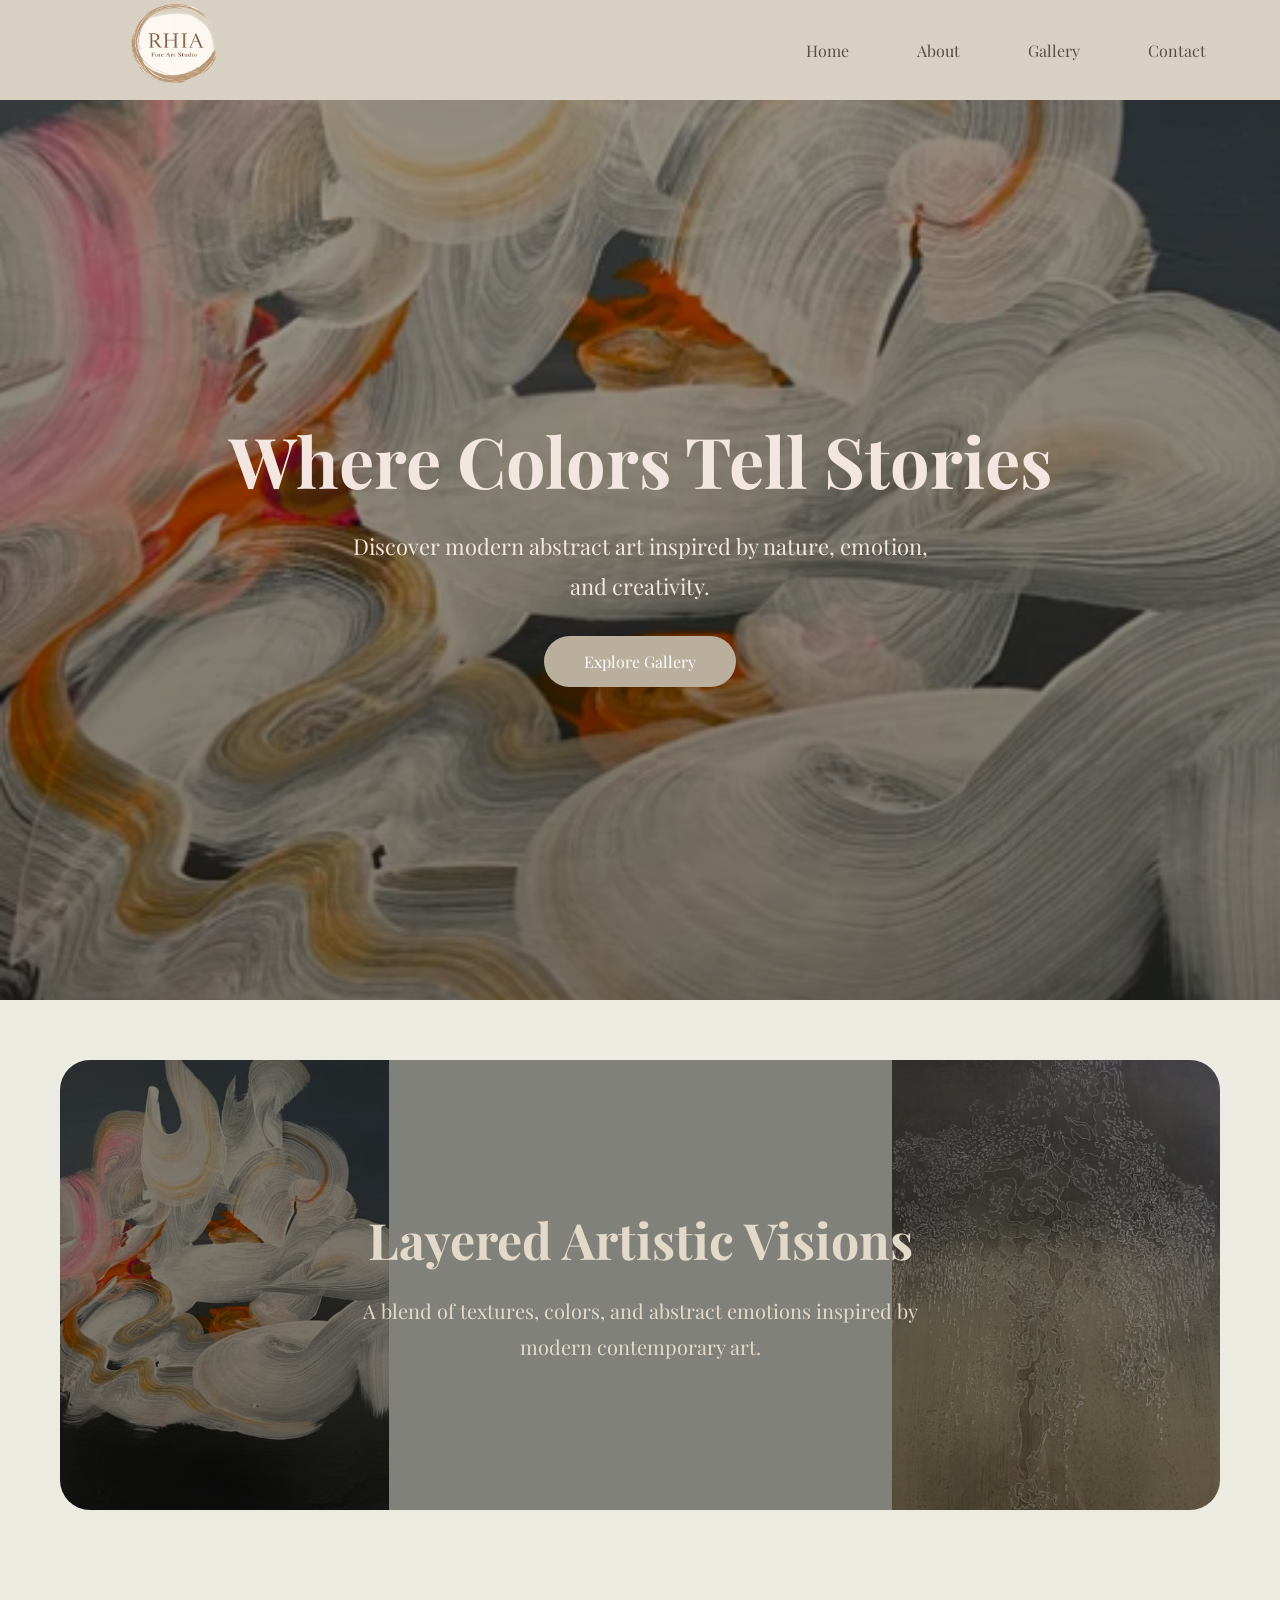
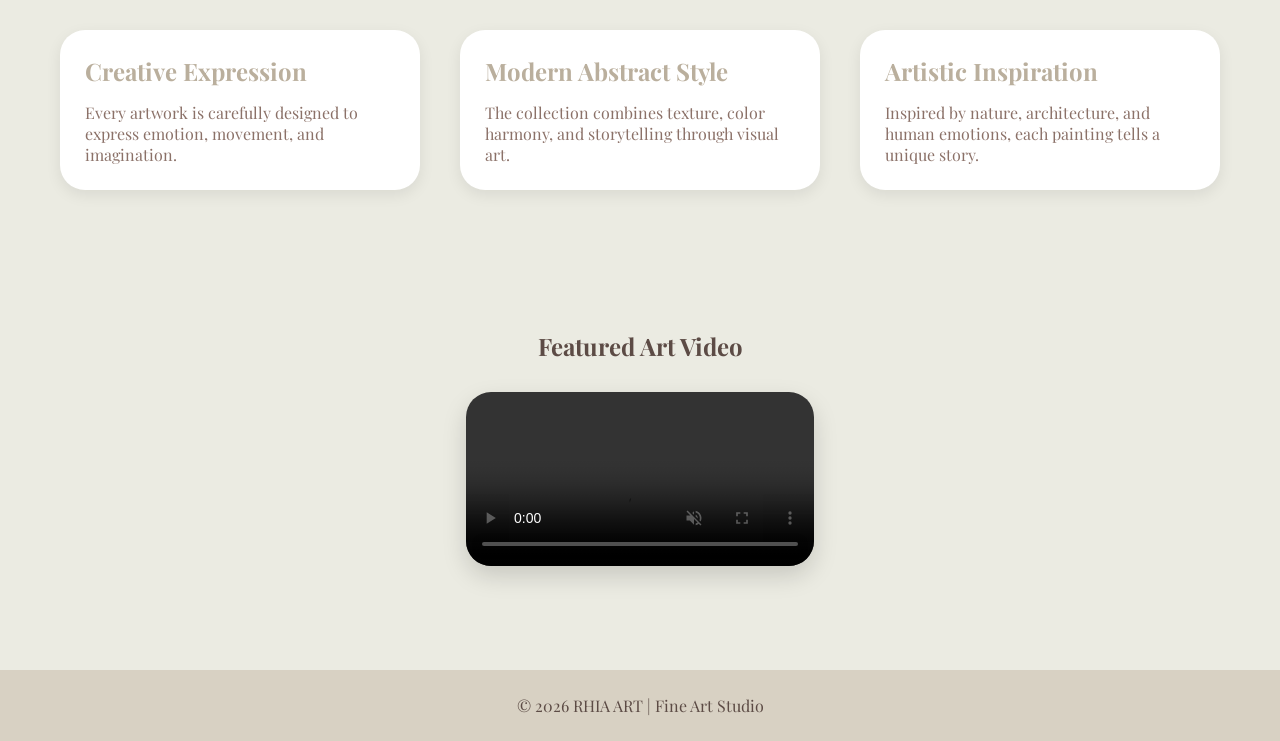
<file: index.html>
<!DOCTYPE html>
<html lang="en">

<head>
    <meta charset="UTF-8">
    <meta name="viewport" content="width=device-width, initial-scale=1.0">

    <title>RHIA ART</title>

    <link rel="stylesheet" href="style.css">

    <link href="https://fonts.googleapis.com/css2?family=Playfair+Display:wght@400;700&display=swap" rel="stylesheet">
</head>

<body>

    <header>
        <nav>

            <div class="logo">


                <img src="images/logo.png" alt="RHIA ART Logo">


            </div>

            <ul>

                <li><a href="index.html">Home</a></li>

                <li><a href="about.html">About</a></li>

                <li><a href="gallery.html">Gallery</a></li>

                <li><a href="contact.html">Contact</a></li>

            </ul>

        </nav>
    </header>

    <section class="hero">

        <div class="overlay">

            <h1>Where Colors Tell Stories</h1>

            <p>
                Discover modern abstract art inspired by nature,
                emotion, and creativity.
            </p>

            <a href="gallery.html" class="btn">
                Explore Gallery
            </a>

        </div>

    </section>
    <section class="multi-bg">

        <div class="multi-overlay">

            <h2>Layered Artistic Visions</h2>

            <p>
                A blend of textures, colors, and abstract emotions
                inspired by modern contemporary art.
            </p>

        </div>

    </section>
    <section class="columns">

        <div>
            <h2>Creative Expression</h2>

            <p>
                Every artwork is carefully designed to express emotion,
                movement, and imagination.
            </p>
        </div>

        <div>
            <h2>Modern Abstract Style</h2>

            <p>
                The collection combines texture, color harmony,
                and storytelling through visual art.
            </p>
        </div>

        <div>
            <h2>Artistic Inspiration</h2>

            <p>
                Inspired by nature, architecture, and human emotions,
                each painting tells a unique story.
            </p>
        </div>

    </section>

    <section class="video-section">

        <h2>Featured Art Video</h2>

        <video controls autoplay muted loop>

            <source src="video/video.mp4" type="video/mp4">

        </video>

    </section>

    <footer>

        <p>
            © 2026 RHIA ART | Fine Art Studio
        </p>

    </footer>

    <script src="script.js"></script>

</body>

</html>
</file>
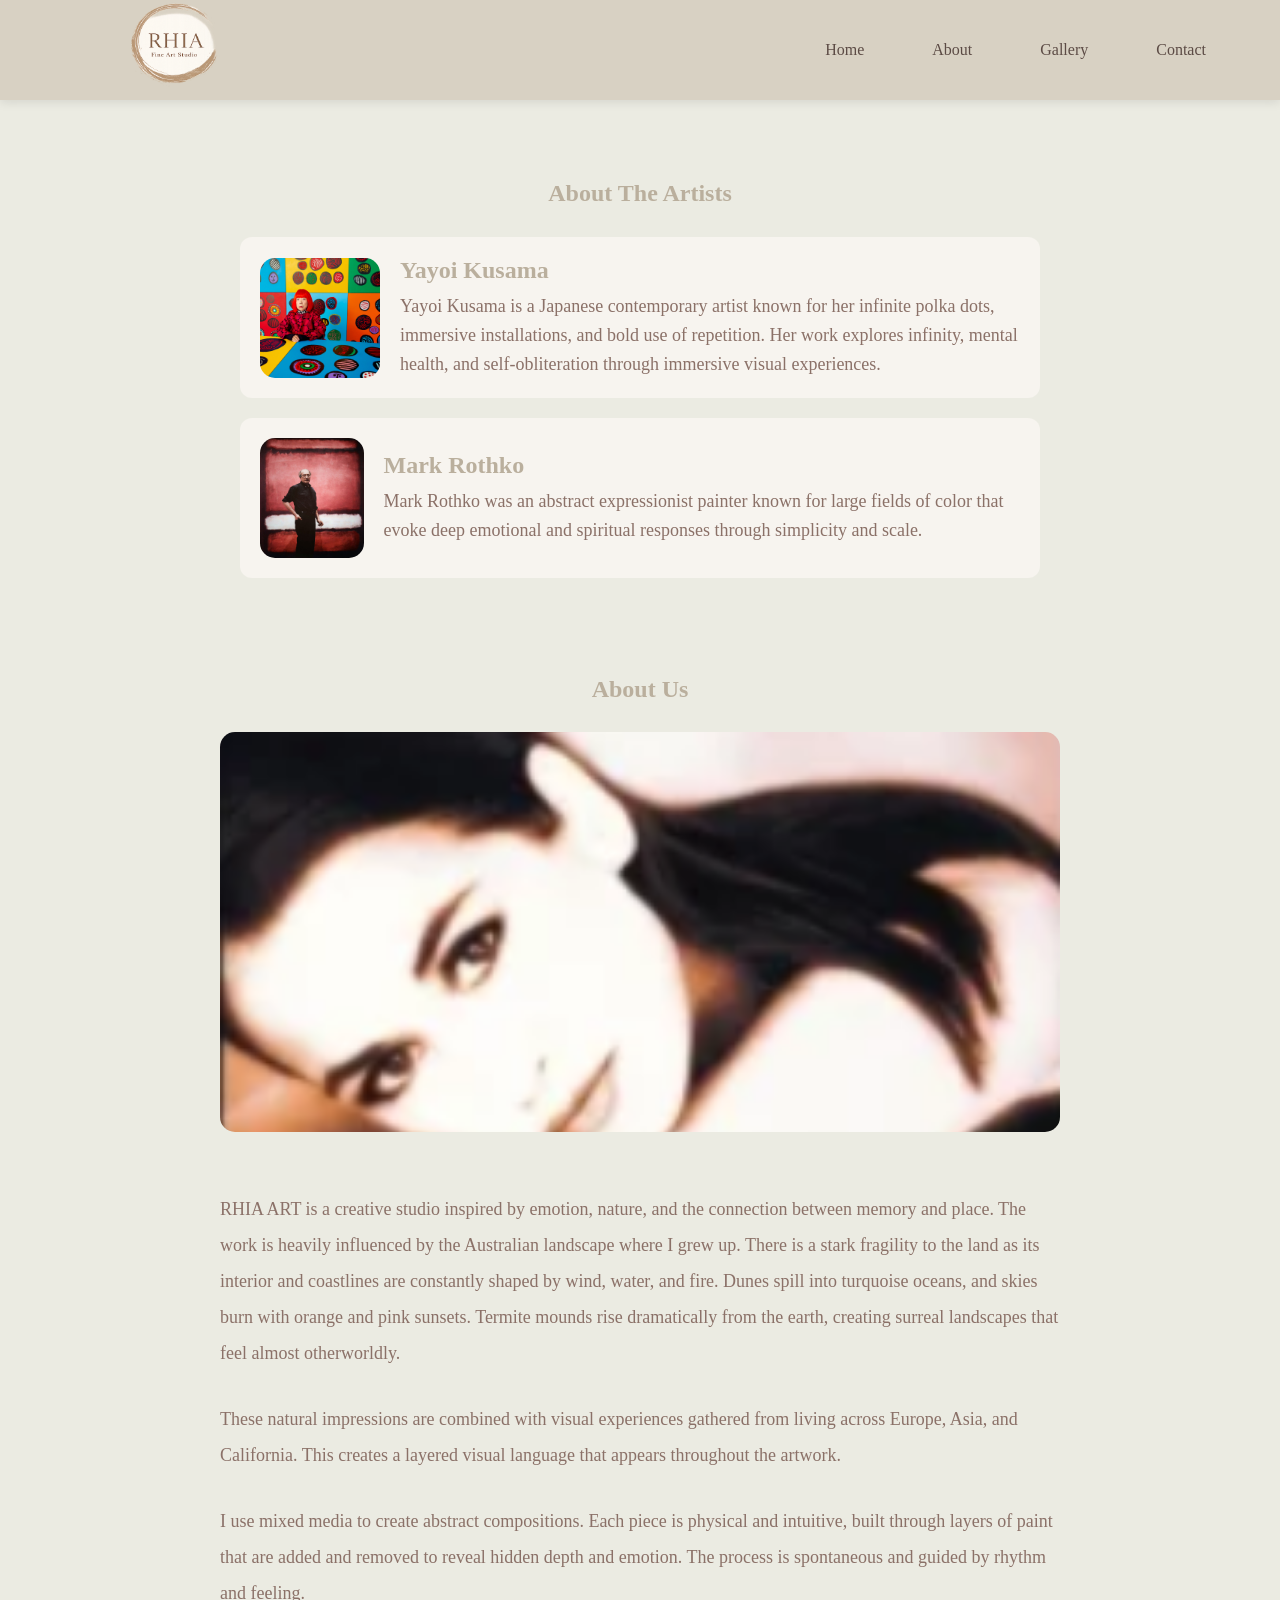
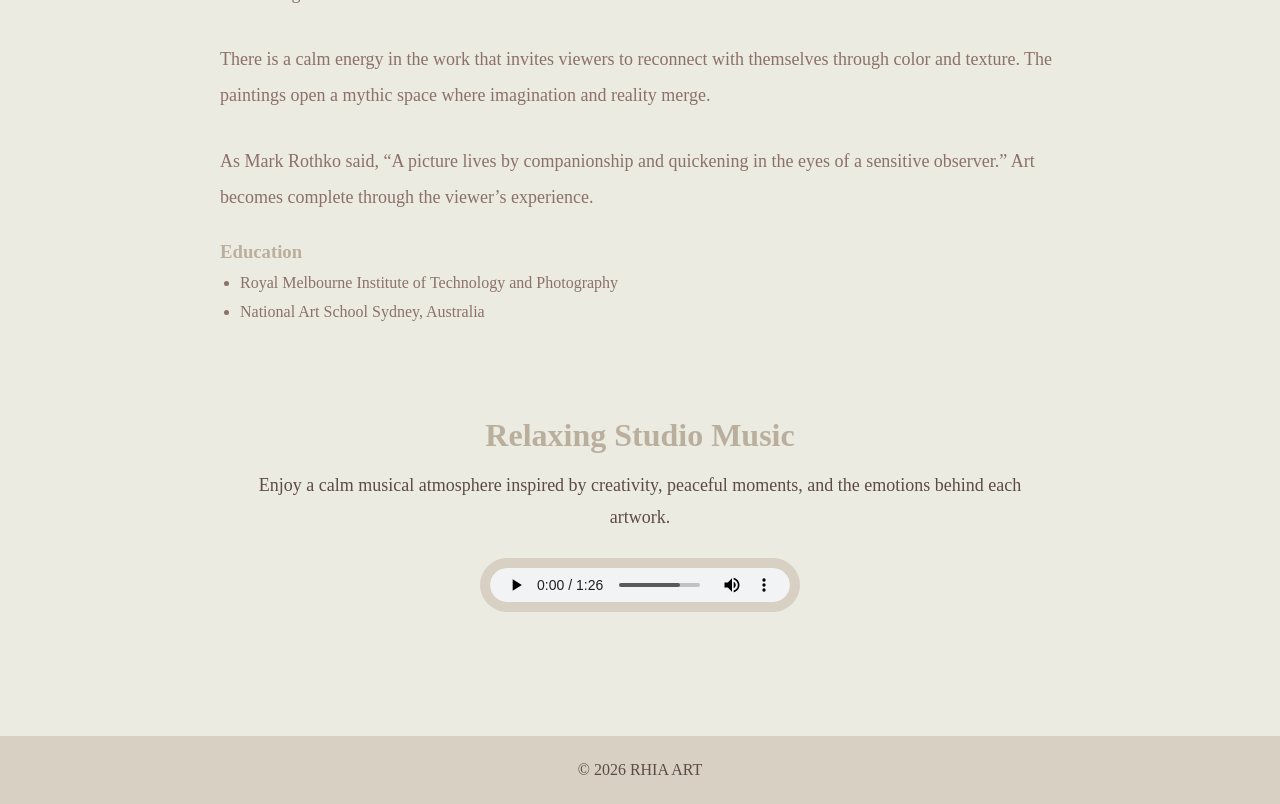
<file: about.html>
<!DOCTYPE html>
<html lang="en">

<head>
    <meta charset="UTF-8">
    <meta name="viewport" content="width=device-width, initial-scale=1.0">
    <title>About RHIA ART</title>
    <link rel="stylesheet" href="style.css">
</head>

<body>

    <header>
        <nav>
            <div class="logo">
                <img src="images/logo.png" alt="RHIA ART Logo">
            </div>

            <ul>
                <li><a href="index.html">Home</a></li>
                <li><a href="about.html">About</a></li>
                <li><a href="gallery.html">Gallery</a></li>
                <li><a href="contact.html">Contact</a></li>
            </ul>
        </nav>
    </header>

    <section class="about-section">

        <h1>About The Artists</h1>

        <!-- ARTIST 1 -->
        <div class="artist">
            <img src="images/artist_1.jpg" class="artist-img" alt="Yayoi Kusama">

            <div class="artist-text">
                <h2>Yayoi Kusama</h2>
                <p>
                    Yayoi Kusama is a Japanese contemporary artist known for her infinite polka dots,
                    immersive installations, and bold use of repetition. Her work explores infinity,
                    mental health, and self-obliteration through immersive visual experiences.
                </p>
            </div>
        </div>

        <!-- ARTIST 2 -->
        <div class="artist">
            <img src="images/artist_2.jpg" class="artist-img" alt="Mark Rothko">

            <div class="artist-text">
                <h2>Mark Rothko</h2>
                <p>
                    Mark Rothko was an abstract expressionist painter known for large fields of color
                    that evoke deep emotional and spiritual responses through simplicity and scale.
                </p>
            </div>
        </div>

        <!-- ABOUT US SECTION -->
        <div class="about-us">

            <h2>About Us</h2>

            <img src="images/about_us.png" alt="About Us Image" class="about-us-img">

            <p>
                RHIA ART is a creative studio inspired by emotion, nature, and the connection between memory and place.
                The work is heavily influenced by the Australian landscape where I grew up. There is a stark fragility
                to the land as its interior and coastlines are constantly shaped by wind, water, and fire.
                Dunes spill into turquoise oceans, and skies burn with orange and pink sunsets. Termite mounds rise
                dramatically from the earth, creating surreal landscapes that feel almost otherworldly.
            </p>

            <p>
                These natural impressions are combined with visual experiences gathered from living across Europe, Asia,
                and California. This creates a layered visual language that appears throughout the artwork.
            </p>

            <p>
                I use mixed media to create abstract compositions. Each piece is physical and intuitive, built through
                layers of paint that are added and removed to reveal hidden depth and emotion. The process is
                spontaneous and guided by rhythm and feeling.
            </p>

            <p>
                There is a calm energy in the work that invites viewers to reconnect with themselves through color and
                texture.
                The paintings open a mythic space where imagination and reality merge.
            </p>

            <p>
                As Mark Rothko said, “A picture lives by companionship and quickening in the eyes of a sensitive
                observer.”
                Art becomes complete through the viewer’s experience.
            </p>

            <h3>Education</h3>
            <ul>
                <li>Royal Melbourne Institute of Technology and Photography</li>
                <li>National Art School Sydney, Australia</li>
            </ul>

        </div>
        <div class="audio-section">

            <h3>Relaxing Studio Music</h3>

            <p>
                Enjoy a calm musical atmosphere inspired by creativity,
                peaceful moments, and the emotions behind each artwork.
            </p>

            <audio controls>
                <source src="audio/audio.mp3" type="audio/mpeg">
            </audio>

        </div>

    </section>

    <footer>
        <p>© 2026 RHIA ART</p>
    </footer>

</body>

</html>
</file>
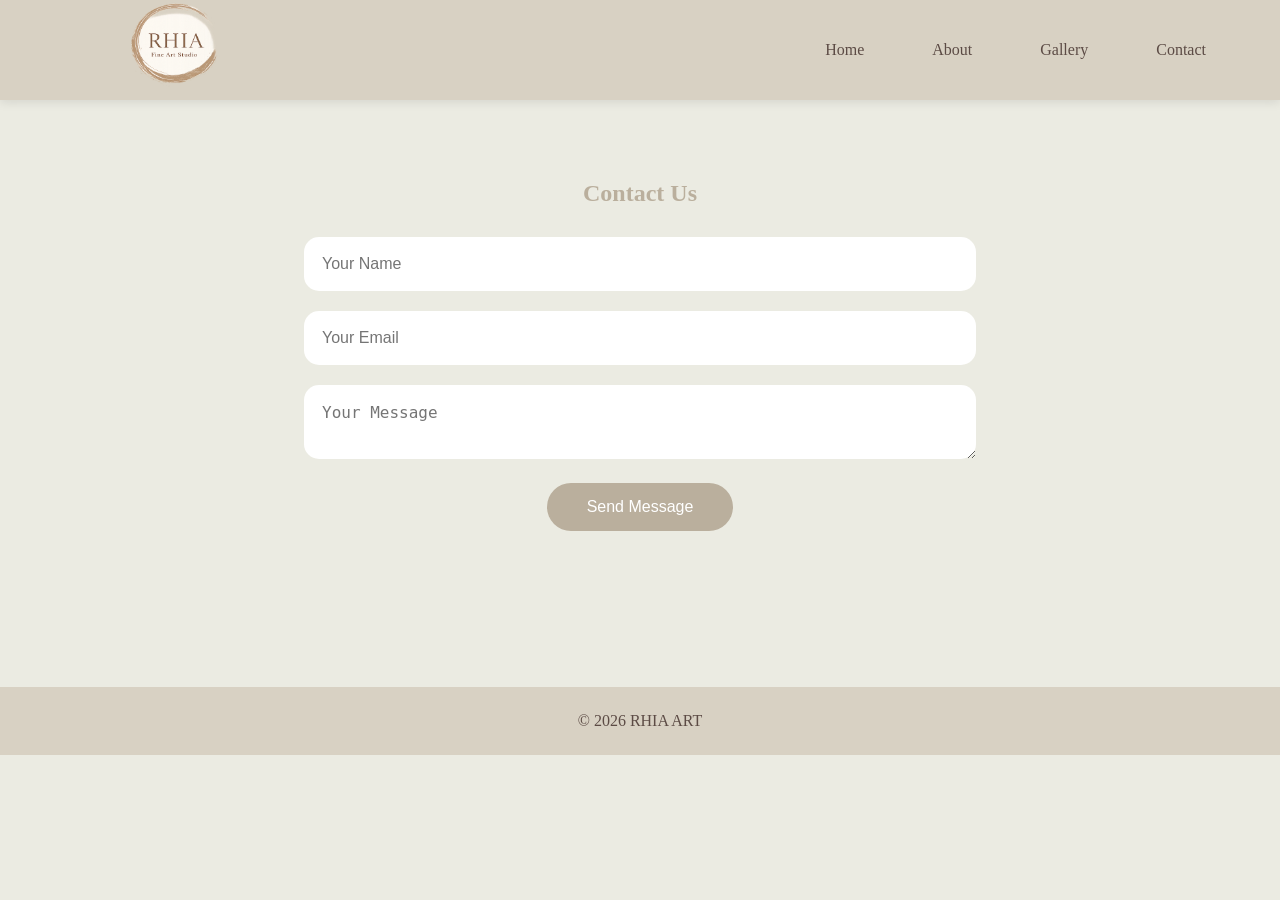
<file: contact.html>
<!DOCTYPE html>
<html lang="en">

<head>

    <meta charset="UTF-8">

    <meta name="viewport" content="width=device-width, initial-scale=1.0">

    <title>Contact</title>

    <link rel="stylesheet" href="style.css">

</head>

<body>

    <header>

        <nav>

            <div class="logo">


                <img src="images/logo.png" alt="RHIA ART Logo">


            </div>


            <ul>

                <li><a href="index.html">Home</a></li>

                <li><a href="about.html">About</a></li>

                <li><a href="gallery.html">Gallery</a></li>

                <li><a href="contact.html">Contact</a></li>

            </ul>

        </nav>

    </header>

    <section class="contact-section">

        <h1>Contact Us</h1>
        <form name="contactForm" onsubmit="return validateForm()">

            <input type="text" name="name" placeholder="Your Name">

            <input type="email" name="email" placeholder="Your Email">

            <textarea placeholder="Your Message"></textarea>

            <button type="submit">
                Send Message
            </button>

        </form><br><br>
        <p class="hidden-message">Thanks for visiting RHIA ART 🎨</p>
    </section>

    <footer>

        <p>© 2026 RHIA ART</p>

    </footer>

    <script src="script.js"></script>

</body>

</html>
</file>
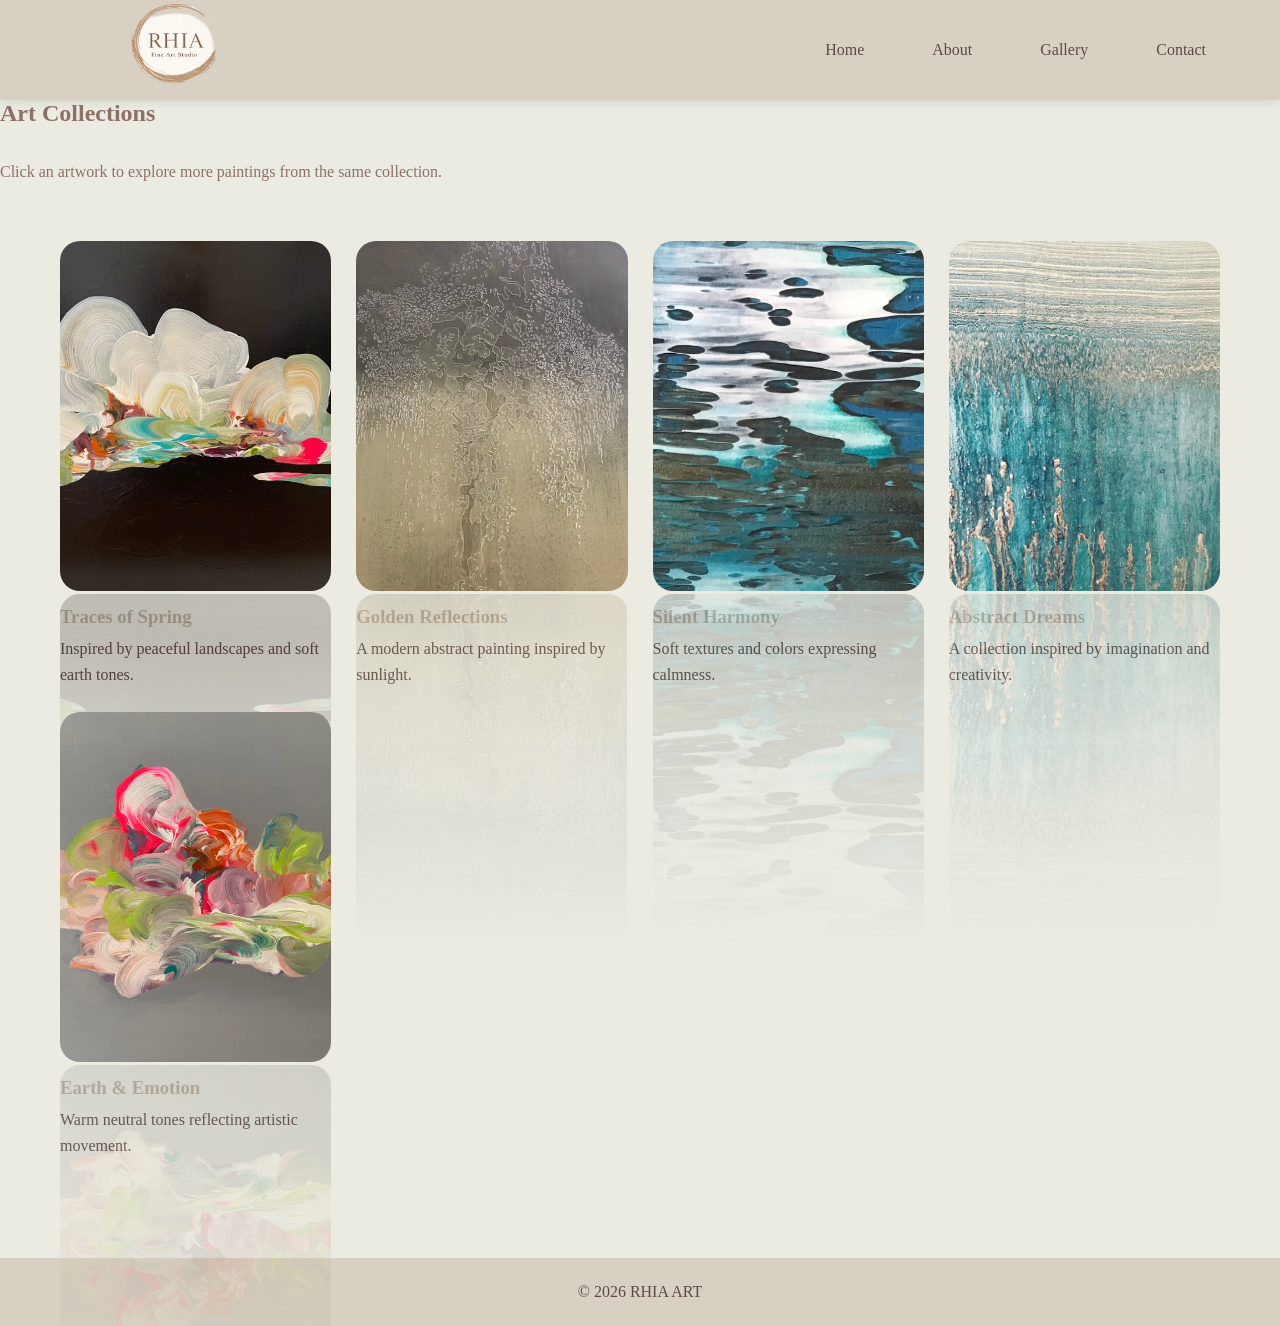
<file: gallery.html>
<!DOCTYPE html>
<html lang="en">

<head>

    <meta charset="UTF-8">

    <meta name="viewport" content="width=device-width, initial-scale=1.0">

    <title>RHIA ART Gallery</title>

    <link rel="stylesheet" href="style.css">

</head>

<body>

    <header>

        <nav>

            <div class="logo">

                <img src="images/logo.png" alt="Logo">

            </div>

            <ul>

                <li><a href="index.html">Home</a></li>

                <li><a href="about.html">About</a></li>

                <li><a href="gallery.html">Gallery</a></li>

                <li><a href="contact.html">Contact</a></li>

            </ul>

        </nav>

    </header>


    <!-- TITLE -->

    <section class="gallery-title">

        <h1>Art Collections</h1>
        <br><br>
        <p>
            Click an artwork to explore more paintings
            from the same collection.
        </p>

    </section>


    <!-- MAIN GALLERY -->
    <section class="gallery">

        <!-- ART 1 -->

        <div class="art-card">
            <img class="rotate reflect" id="art_1" src="images/art_1.png" onclick="changeArt('art_1', 0)">


            <h3>Traces of Spring</h3>

            <p>
                Inspired by peaceful landscapes and soft earth tones.
            </p>

        </div>


        <!-- ART 2 -->

        <div class="art-card">
            <img class="rotate reflect" id="art_2" src="images/art_2.png" onclick="changeArt('art_2', 1)">

            <h3>Golden Reflections</h3>

            <p>
                A modern abstract painting inspired by sunlight.
            </p>

        </div>


        <!-- ART 3 -->

        <div class="art-card">
            <img class="rotate reflect" id="art_3" src="images/art_3.png" onclick="changeArt('art_3', 2)">

            <h3>Silent Harmony</h3>

            <p>
                Soft textures and colors expressing calmness.
            </p>

        </div>


        <!-- ART 4 -->

        <div class="art-card">
            <img class="rotate reflect" id="art_4" src="images/art_4.png" onclick="changeArt('art_4', 3)">


            <h3>Abstract Dreams</h3>

            <p>
                A collection inspired by imagination and creativity.
            </p>

        </div>


        <!-- ART 5 -->

        <div class="art-card">
            <img class="rotate reflect" id="art_5" src="images/art_5.png" onclick="changeArt('art_5', 4)">


            <h3>Earth & Emotion</h3>

            <p>
                Warm neutral tones reflecting artistic movement.
            </p>

        </div>

    </section>


    <!-- COLLECTION IMAGES -->

    <section class="collection-gallery" id="collectionGallery">

    </section>

    <div id="lightbox" onclick="this.style.display='none'">
        <img id="lightbox-img">
    </div>
    <footer>

        <p>
            © 2026 RHIA ART
        </p>

    </footer>

    <script src="script.js"></script>

</body>

</html>
</file>
<file: style.css>
/* LOGO */

.logo {
    display: flex;
    align-items: center;
    height: 90px;
}

.logo img {
    width: 250px;
    height: auto;
    object-fit: contain;
}

/* RESET */

* {
    margin: 0;
    padding: 0;
    box-sizing: border-box;
}

/* BODY */

body {
    background: #EBEBE2;
    color: #8b7168;
    font-family: 'Playfair Display', serif;
}

/* NAVIGATION */

nav {
    display: flex;
    justify-content: space-between;
    align-items: center;
    padding: 5px 50px;
    background: #D8D1C3;
    box-shadow: 0 2px 10px rgba(0, 0, 0, 0.1);
}

nav ul {
    display: flex;
    list-style: none;
}

nav ul li {
    margin-left: 20px;
}

nav ul li a {
    text-decoration: none;
    color: #5c4b45;
    padding: 12px 24px;
    border-radius: 30px;
    transition: 0.5s ease-in-out;
}

nav ul li a:hover {
    background: #C8A49F;
    color: white;
    transform: translateY(-3px);
}

/* HERO SECTION */

.hero {
    height: 100vh;
    position: relative;
    display: flex;
    justify-content: center;
    align-items: center;
    text-align: center;
    background-size: cover;
    background-position: center;
    transition: background-image 1s ease-in-out;
}

/* HERO GRADIENT */

.hero::before {
    content: "";
    position: absolute;
    inset: 0;
    background:
        linear-gradient(rgba(0, 0, 0, 0.35),
            rgba(0, 0, 0, 0.45));
}

/* HERO TEXT */

.overlay {
    position: relative;
    z-index: 2;
    text-align: center;
}

.overlay h1 {
    font-size: 70px;
    margin-bottom: 20px;
    color: #f3e5df;
}

.overlay p {
    font-size: 22px;
    width: 70%;
    margin: auto;
    line-height: 1.8;
    color: #f3e5df;
}

/* BUTTON */

.btn {
    display: inline-block;
    margin-top: 30px;
    padding: 15px 40px;
    background: #BAAF9D;
    color: white;
    text-decoration: none;
    border-radius: 40px;
    transition: 0.5s ease-in-out;
}

.btn:hover {
    background: #C8A49F;
    transform: scale(1.08);
}

/* COLUMN SECTION */

.columns {
    column-count: 3;
    padding: 60px;
    gap: 40px;
}

.columns div {
    background: white;
    padding: 25px;
    border-radius: 25px;
    margin-bottom: 20px;
    transition: 0.5s ease-in-out;
    box-shadow: 0 5px 15px rgba(0, 0, 0, 0.08);
}

.columns div:hover {
    transform: translateY(-10px);
}

.columns h2 {
    color: #BAAF9D;
    margin-bottom: 15px;
}

/* VIDEO SECTION */

.video-section {
    text-align: center;
    padding: 60px;
}

.video-section h2 {
    margin-bottom: 30px;
    color: #5c4b45;
}

video {
    width: 30%;
    border-radius: 25px;
    box-shadow: 0 10px 25px rgba(0, 0, 0, 0.15);
}

/* ABOUT SECTION */

.about-section {
    padding: 80px;
    text-align: center;
}

.about-section h1 {
    color: #BAAF9D;
    margin-bottom: 30px;
}

.about-section p {
    margin-top: 30px;
    line-height: 2;
    font-size: 18px;
}

/* AUDIO SECTION */

.audio-section {

    text-align: center;

    margin-top: 50px;
}

.audio-section h3 {

    color: #BAAF9D;

    font-size: 32px;

    margin-bottom: 15px;
}

.audio-section p {

    width: 70%;

    margin: auto;

    line-height: 1.8;

    margin-bottom: 25px;

    color: #5c4b45;
}

/* AUDIO PLAYER */

audio {

    width: 320px;

    border-radius: 40px;

    padding: 10px;

    background: #D8D1C3;
}

/* ARTIST CARDS */

.artist {
    display: flex;
    align-items: center;
    gap: 20px;
    background: #f7f4ef;
    padding: 20px;
    margin: 20px auto;
    max-width: 800px;
    border-radius: 12px;
    text-align: left;
}

.artist-img {
    width: 120px;
    height: 120px;
    object-fit: cover;
    border-radius: 15px;
}

.artist-text h2 {
    margin: 0;
    color: #BAAF9D;
}

.artist-text p {
    margin-top: 8px;
    line-height: 1.6;
}

/* ABOUT US */

.about-us {
    max-width: 900px;
    margin: 60px auto;
    padding: 30px;
    text-align: left;
    line-height: 1.8;
}

.about-us h2 {
    text-align: center;
    color: #BAAF9D;
    margin-bottom: 20px;
}

.about-us-img {
    width: 100%;
    max-height: 400px;
    object-fit: cover;
    border-radius: 15px;
    margin-bottom: 20px;
}

.about-us h3 {
    margin-top: 20px;
    color: #BAAF9D;
}

.about-us ul {
    padding-left: 20px;
}

/* GALLERY */

.gallery {
    display: grid;
    grid-template-columns:
        repeat(auto-fit, minmax(250px, 1fr));
    gap: 25px;
    padding: 60px;
}

.gallery img {
    width: 100%;
    height: 350px;
    object-fit: cover;
    border-radius: 20px;
    cursor: pointer;
    transition: transform 0.8s ease-in-out;
    display: block;
}

/* ROTATE EFFECT */

.rotate {
    transition: transform 0.8s ease-in-out;
}

.rotate:hover {
    transform: rotate(15deg) scale(1.05);
}

/* REFLECTION EFFECT */

.reflect {
    -webkit-box-reflect:
        below 3px linear-gradient(transparent,
            rgba(0, 0, 0, 0.25));
}

/* GALLERY TEXT */

.art-card h3 {
    margin-top: 15px;
    color: #BAAF9D;
}

.art-card p {
    margin-top: 8px;
    line-height: 1.6;
    color: #5c4b45;
}

/* LIGHTBOX */

#lightbox {
    position: fixed;
    top: 0;
    left: 0;
    width: 100%;
    height: 100%;
    background: rgba(0, 0, 0, 0.9);
    display: none;
    justify-content: center;
    align-items: center;
    z-index: 999;
}

#lightbox img {
    width: 70%;
    border-radius: 20px;
}

/* CONTACT */

.contact-section {
    padding: 80px;
    text-align: center;
}

.contact-section h1 {
    color: #BAAF9D;
    margin-bottom: 30px;
}

form {
    width: 60%;
    margin: auto;
}

input,
textarea {
    width: 100%;
    padding: 18px;
    margin-bottom: 20px;
    border: none;
    border-radius: 15px;
    background: white;
    transition: 0.5s ease-in-out;
    font-size: 16px;
}

input:focus,
textarea:focus {
    outline: none;
    transform: scale(1.02);
    box-shadow:
        0 0 10px rgba(186, 175, 157, 0.4);
}

button {
    padding: 15px 40px;
    border: none;
    border-radius: 40px;
    background: #BAAF9D;
    color: white;
    cursor: pointer;
    transition: 0.5s ease-in-out;
    font-size: 16px;
}

button:hover {
    background: #C8A49F;
    transform: scale(1.08);
}

/* FOOTER */

footer {
    background: #D8D1C3;
    text-align: center;
    padding: 25px;
    margin-top: 40px;
    color: #5c4b45;
}

/* ANIMATIONS */

@keyframes floatIn {
    from {
        opacity: 0;
        transform: translateY(30px);
    }

    to {
        opacity: 1;
        transform: translateY(0);
    }
}

.hero,
.columns,
.gallery {
    animation: floatIn 1.2s ease-in-out;
}

/* HIDDEN ELEMENT */

.hidden-message {
    display: none;
}

/* RESPONSIVE */

@media(max-width:768px) {

    nav {
        flex-direction: column;
    }

    nav ul {
        flex-direction: column;
        margin-top: 20px;
    }

    nav ul li {
        margin: 10px 0;
    }

    .overlay h1 {
        font-size: 42px;
    }

    .overlay p {
        width: 100%;
    }

    .columns {
        column-count: 1;
    }

    form {
        width: 90%;
    }

    video {
        width: 100%;
    }
}

/* MULTI BACKGROUND SECTION */

.multi-bg {

    height: 450px;

    margin: 60px;

    border-radius: 30px;

    position: relative;

    overflow: hidden;

    display: flex;

    justify-content: center;

    align-items: center;

    background-image:

        linear-gradient(rgba(0, 0, 0, 0.45),
            rgba(0, 0, 0, 0.45)),

        url("images/art.png"),

        url("images/art_2.png");

    background-size: cover, contain, contain;

    background-position: center, left, right;

    background-repeat: no-repeat;
}


/* TEXT */

.multi-overlay {

    text-align: center;

    color: #e3d9c9;

    z-index: 2;

    padding: 30px;
}

.multi-overlay h2 {

    font-size: 50px;

    margin-bottom: 20px;
}

.multi-overlay p {

    font-size: 20px;

    width: 70%;

    margin: auto;

    line-height: 1.8;
}
</file>
